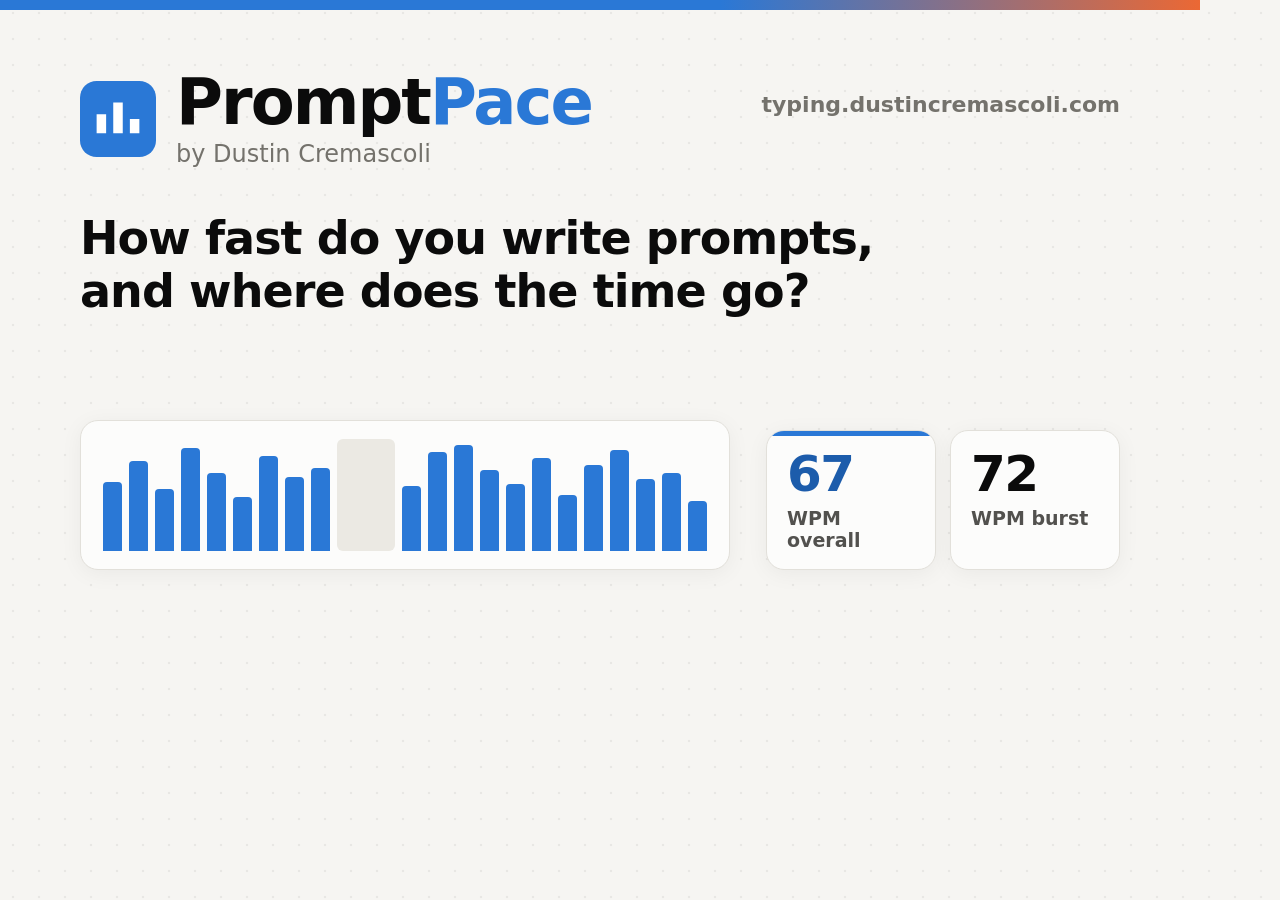
<file: docs/og-image.html>
<!-- Source for app/static/og.png (the 1200x630 link-preview image). Regenerate with:
     "/Applications/Google Chrome.app/Contents/MacOS/Google Chrome" --headless --hide-scrollbars \
       --force-device-scale-factor=1 --window-size=1200,630 \
       --screenshot="$PWD/app/static/og.png" "file://$PWD/docs/og-image.html" -->
<!doctype html>
<html lang="en">
<head>
<meta charset="utf-8">
<title>PromptPace share image</title>
<style>
  :root { --bg: #f6f5f2; --surface: #fcfcfb; --border: #e2e0da; --text: #0b0b0b; --text-2: #52514e;
    --muted: #74726c; --accent: #2a78d6; --accent-ink: #1c5cab; --s2: #eb6834; --pause: #ebe9e3; }
  * { box-sizing: border-box; margin: 0; }
  html, body { width: 1200px; height: 630px; overflow: hidden; }
  body {
    font-family: -apple-system, system-ui, "Segoe UI", Roboto, sans-serif; color: var(--text);
    background: var(--bg) radial-gradient(rgb(0 0 0 / 0.06) 1.2px, transparent 1.6px) 0 0 / 26px 26px;
    position: relative;
  }
  .strip { position: absolute; inset: 0 0 auto; height: 10px;
    background: linear-gradient(90deg, var(--accent) 0 60%, var(--s2)); }
  .inner { position: absolute; inset: 70px 80px 60px; display: flex; flex-direction: column; }
  .brand { display: flex; align-items: center; gap: 20px; }
  .brand svg { width: 76px; height: 76px; }
  .brand svg rect { fill: var(--accent); }
  .brand svg path { fill: #fff; }
  .word { font-size: 64px; font-weight: 800; letter-spacing: -0.03em; line-height: 1; }
  .word span { color: var(--accent); }
  .by { font-size: 24px; color: var(--muted); margin-top: 6px; font-weight: 500; }
  h1 { margin-top: 44px; font-size: 46px; line-height: 1.15; font-weight: 700; letter-spacing: -0.02em; max-width: 900px; }
  .panel { margin-top: auto; display: flex; align-items: flex-end; gap: 36px; }
  .chart { flex: 1; height: 150px; display: flex; align-items: flex-end; gap: 7px;
    padding: 18px 22px 18px; background: var(--surface); border: 1px solid var(--border); border-radius: 18px;
    box-shadow: 0 4px 22px rgb(0 0 0 / 0.05); }
  .bar { flex: 1; background: var(--accent); border-radius: 4px 4px 0 0; }
  .gap { flex: 3; align-self: stretch; background: var(--pause); border-radius: 6px; }
  .tiles { display: flex; gap: 14px; }
  .tile { width: 170px; padding: 18px 20px; background: var(--surface); border: 1px solid var(--border);
    border-radius: 18px; box-shadow: 0 4px 22px rgb(0 0 0 / 0.05); position: relative; overflow: hidden; }
  .tile.hl::before { content: ""; position: absolute; inset: 0 0 auto; height: 5px; background: var(--accent); }
  .tile b { display: block; font-size: 50px; font-weight: 750; letter-spacing: -0.03em; line-height: 1; }
  .tile.hl b { color: var(--accent-ink); }
  .tile small { display: block; margin-top: 8px; font-size: 19px; color: var(--text-2); font-weight: 550; }
  .url { position: absolute; right: 80px; top: 92px; font-size: 22px; color: var(--muted); font-weight: 550; }
</style>
</head>
<body>
  <div class="strip"></div>
  <div class="url">typing.dustincremascoli.com</div>
  <div class="inner">
    <div class="brand">
      <svg viewBox="0 0 32 32"><rect width="32" height="32" rx="7"/><path d="M7 22h4V14H7zm7 0h4V9h-4zm7 0h4v-6h-4z"/></svg>
      <div>
        <div class="word">Prompt<span>Pace</span></div>
        <div class="by">by Dustin Cremascoli</div>
      </div>
    </div>
    <h1>How fast do you write prompts, and where does the time go?</h1>
    <div class="panel">
      <div class="chart" id="chart"></div>
      <div class="tiles">
        <div class="tile hl"><b>67</b><small>WPM overall</small></div>
        <div class="tile"><b>72</b><small>WPM burst</small></div>
      </div>
    </div>
  </div>
  <script>
    // A fixed, typing-like rhythm: bursts with one thinking pause.
    const h = [62, 80, 55, 92, 70, 48, 85, 66, 74, 0, 58, 88, 95, 72, 60, 83, 50, 77, 90, 64, 70, 45];
    const chart = document.getElementById("chart");
    for (const v of h) {
      const d = document.createElement("div");
      d.className = v ? "bar" : "gap";
      if (v) d.style.height = v + "%";
      chart.append(d);
    }
  </script>
</body>
</html>
</file>
